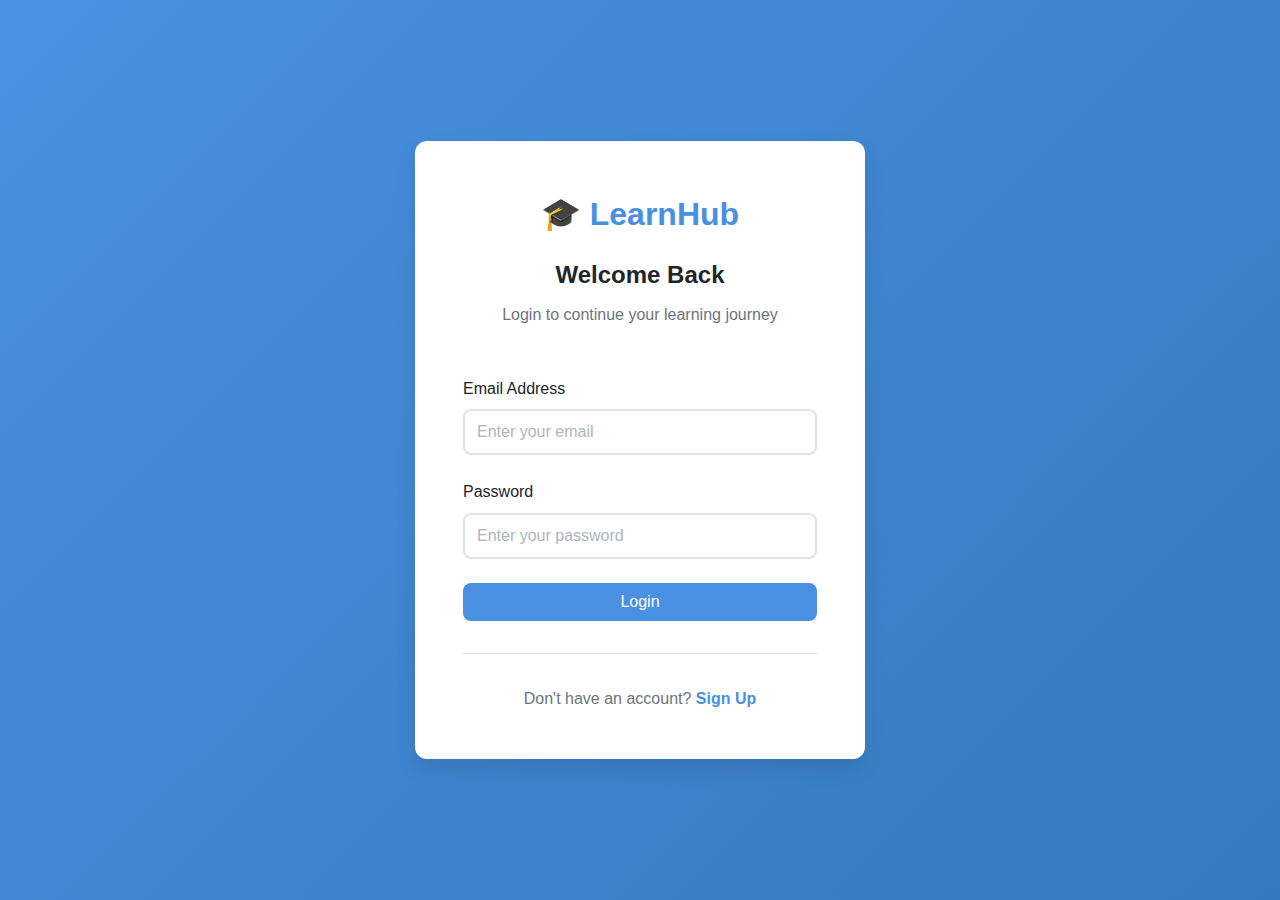
<file: index.html>
<!DOCTYPE html>
<html lang="en">
<head>
    <meta charset="UTF-8">
    <meta name="viewport" content="width=device-width, initial-scale=1.0">
    <title>LearnHub - Online Learning Platform</title>
    <link rel="stylesheet" href="css/style.css">
</head>
<body>
    <!-- Navigation Header -->
    <header class="navbar">
        <div class="container">
            <div class="nav-brand">
                <h1>🎓 LearnHub</h1>
            </div>
            <nav class="nav-menu">
                <span id="welcomeUser" class="welcome-text"></span>
                <button id="logoutBtn" class="btn btn-secondary">Logout</button>
            </nav>
        </div>
    </header>

    <!-- Main Content -->
    <main class="main-content">
        <div class="container">
            <!-- Hero Section -->
            <section class="hero">
                <h2>Welcome to Your Learning Journey</h2>
                <p>Explore our courses and track your progress</p>
            </section>

            <!-- Course Statistics -->
            <section class="stats-section">
                <div class="stat-card">
                    <div class="stat-number" id="totalCourses">0</div>
                    <div class="stat-label">Total Courses</div>
                </div>
                <div class="stat-card">
                    <div class="stat-number" id="completedCourses">0</div>
                    <div class="stat-label">Completed</div>
                </div>
                <div class="stat-card">
                    <div class="stat-number" id="inProgressCourses">0</div>
                    <div class="stat-label">In Progress</div>
                </div>
            </section>

            <!-- Courses Grid -->
            <section class="courses-section">
                <h3>Available Courses</h3>
                <div id="coursesList" class="courses-grid">
                    <!-- Courses will be dynamically loaded here -->
                </div>
            </section>
        </div>
    </main>

    <!-- Footer -->
    <footer class="footer">
        <div class="container">
            <p>&copy; 2024 LearnHub. All rights reserved.</p>
        </div>
    </footer>

    <!-- JavaScript Files -->
    <script src="js/data.js"></script>
    <script src="js/auth.js"></script>
    <script src="js/main.js"></script>
</body>
</html>
</file>
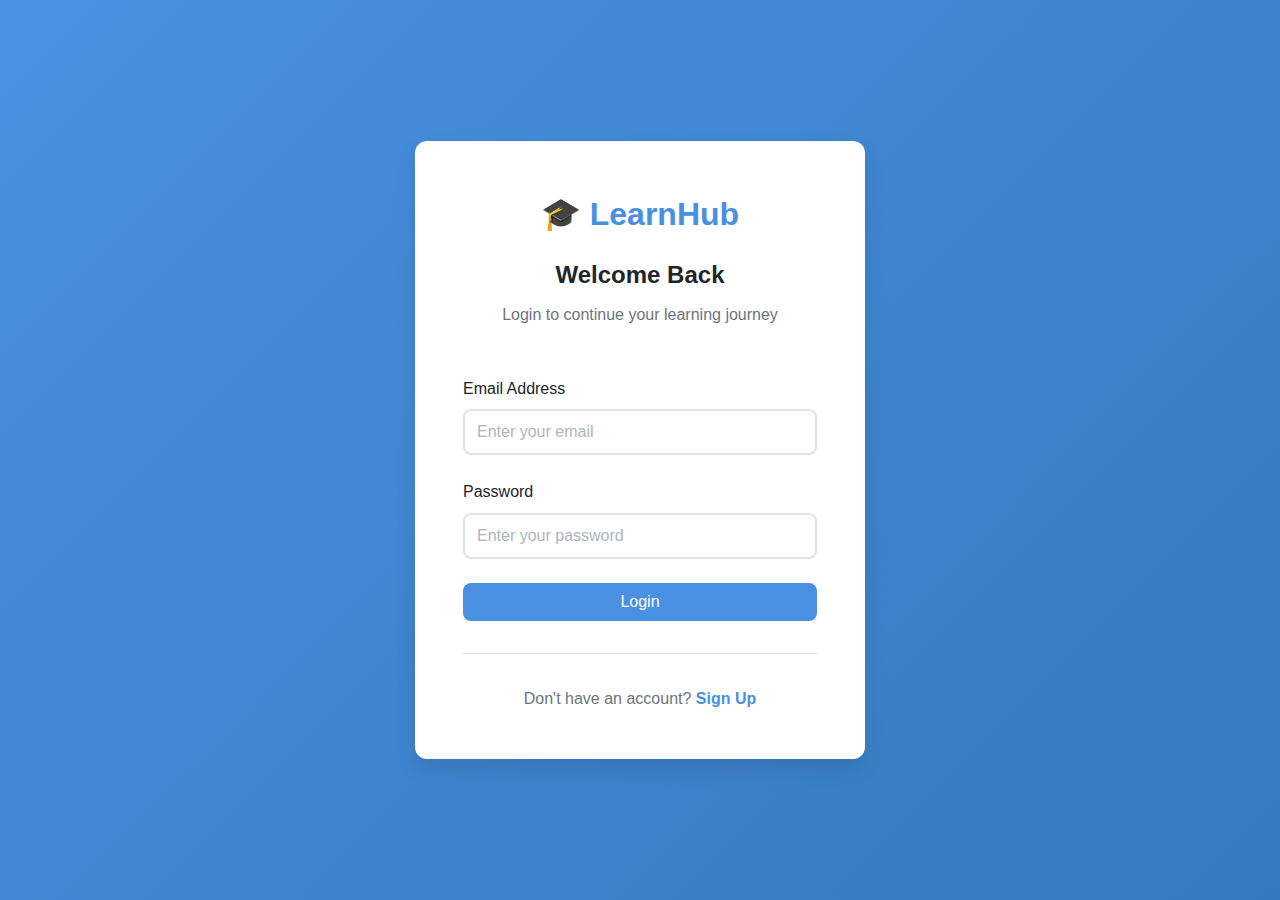
<file: course.html>
<!DOCTYPE html>
<html lang="en">
<head>
    <meta charset="UTF-8">
    <meta name="viewport" content="width=device-width, initial-scale=1.0">
    <title>Course Details - LearnHub</title>
    <link rel="stylesheet" href="css/style.css">
</head>
<body>
    <!-- Navigation Header -->
    <header class="navbar">
        <div class="container">
            <div class="nav-brand">
                <h1>🎓 LearnHub</h1>
            </div>
            <nav class="nav-menu">
                <a href="index.html" class="btn btn-secondary">← Back to Courses</a>
                <button id="logoutBtn" class="btn btn-secondary">Logout</button>
            </nav>
        </div>
    </header>

    <!-- Main Content -->
    <main class="main-content">
        <div class="container">
            <!-- Course Header -->
            <section class="course-header">
                <div class="course-header-content">
                    <h2 id="courseTitle">Course Title</h2>
                    <p id="courseDescription" class="course-description">Course description will appear here</p>
                    <div class="course-meta">
                        <span class="meta-item">
                            <strong>Duration:</strong> <span id="courseDuration"></span>
                        </span>
                        <span class="meta-item">
                            <strong>Level:</strong> <span id="courseLevel"></span>
                        </span>
                    </div>
                </div>
                
                <!-- Progress Overview -->
                <div class="progress-overview">
                    <h4>Your Progress</h4>
                    <div class="progress-bar-container">
                        <div id="courseProgressBar" class="progress-bar">
                            <div class="progress-fill" style="width: 0%"></div>
                        </div>
                        <span id="progressPercentage" class="progress-text">0%</span>
                    </div>
                    <p id="progressDetails" class="progress-details">0 of 0 lessons completed</p>
                </div>
            </section>

            <!-- Lessons List -->
            <section class="lessons-section">
                <h3>Course Lessons</h3>
                <div id="lessonsList" class="lessons-list">
                    <!-- Lessons will be dynamically loaded here -->
                </div>
            </section>

            <!-- Course Actions -->
            <section class="course-actions">
                <button id="markCourseComplete" class="btn btn-primary btn-large">
                    ✓ Mark Entire Course as Complete
                </button>
            </section>
        </div>
    </main>

    <!-- Footer -->
    <footer class="footer">
        <div class="container">
            <p>&copy; 2024 LearnHub. All rights reserved.</p>
        </div>
    </footer>

    <!-- JavaScript Files -->
    <script src="js/data.js"></script>
    <script src="js/auth.js"></script>
    <script src="js/main.js"></script>
    
    <!-- Course Page Specific Script -->
    <script>
        // Initialize course page when DOM is loaded
        document.addEventListener('DOMContentLoaded', function() {
            initCoursePage();
        });
    </script>
</body>
</html>
</file>
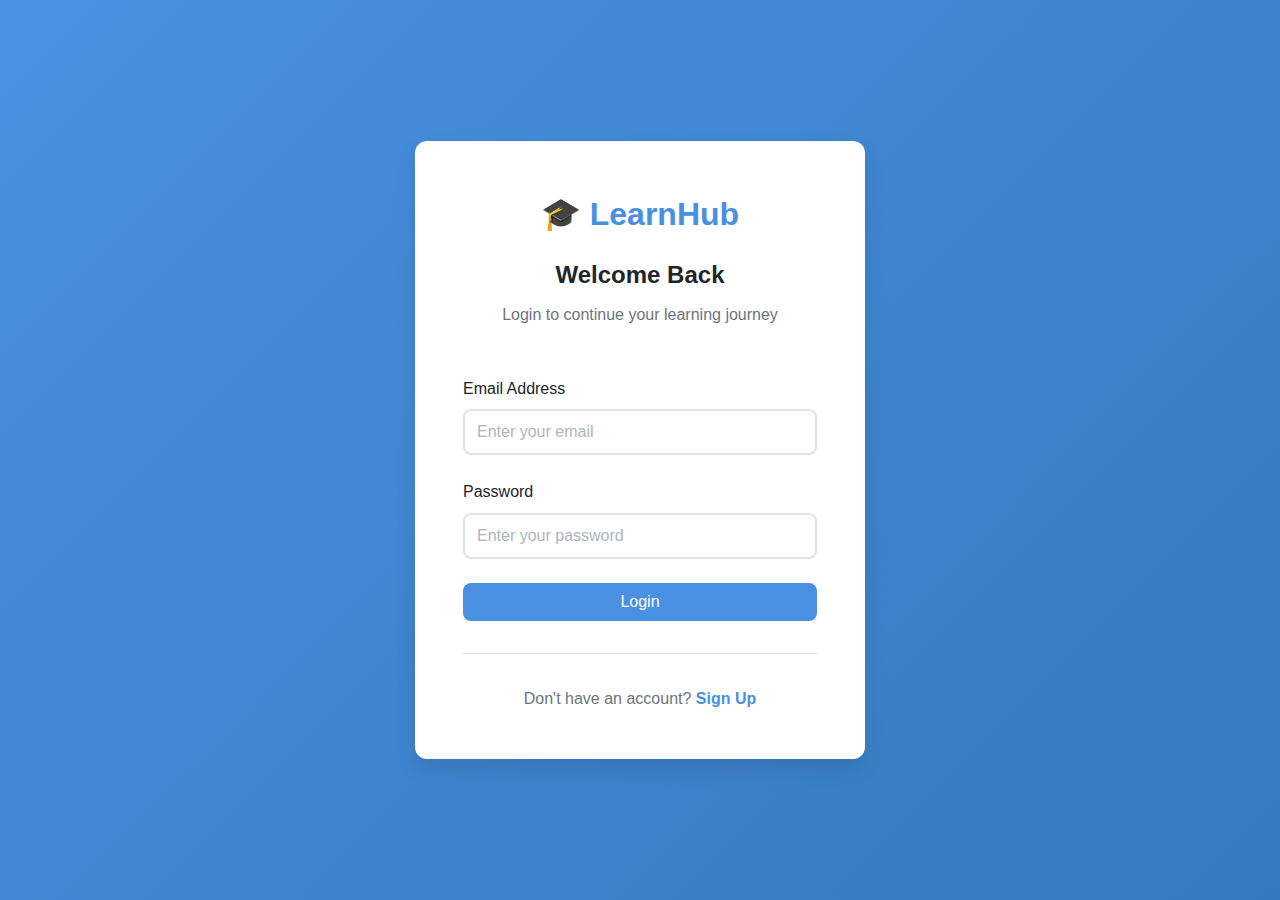
<file: login.html>
<!DOCTYPE html>
<html lang="en">
<head>
    <meta charset="UTF-8">
    <meta name="viewport" content="width=device-width, initial-scale=1.0">
    <title>Login - LearnHub</title>
    <link rel="stylesheet" href="css/style.css">
</head>
<body class="auth-page">
    <div class="auth-container">
        <div class="auth-card">
            <div class="auth-header">
                <h1>🎓 LearnHub</h1>
                <h2>Welcome Back</h2>
                <p>Login to continue your learning journey</p>
            </div>

            <form id="loginForm" class="auth-form">
                <div class="form-group">
                    <label for="loginEmail">Email Address</label>
                    <input 
                        type="email" 
                        id="loginEmail" 
                        class="form-input" 
                        placeholder="Enter your email"
                        required
                    >
                </div>

                <div class="form-group">
                    <label for="loginPassword">Password</label>
                    <input 
                        type="password" 
                        id="loginPassword" 
                        class="form-input" 
                        placeholder="Enter your password"
                        required
                    >
                </div>

                <div id="loginError" class="error-message"></div>

                <button type="submit" class="btn btn-primary btn-block">
                    Login
                </button>
            </form>

            <div class="auth-footer">
                <p>Don't have an account? <a href="signup.html">Sign Up</a></p>
            </div>
        </div>
    </div>

    <!-- JavaScript Files -->
    <script src="js/data.js"></script>
    <script src="js/auth.js"></script>
    
    <script>
        // Handle login form submission
        document.getElementById('loginForm').addEventListener('submit', function(e) {
            e.preventDefault();
            
            const email = document.getElementById('loginEmail').value;
            const password = document.getElementById('loginPassword').value;
            
            const result = loginUser(email, password);
            
            if (result.success) {
                window.location.href = 'index.html';
            } else {
                document.getElementById('loginError').textContent = result.message;
            }
        });
    </script>
</body>
</html>
</file>
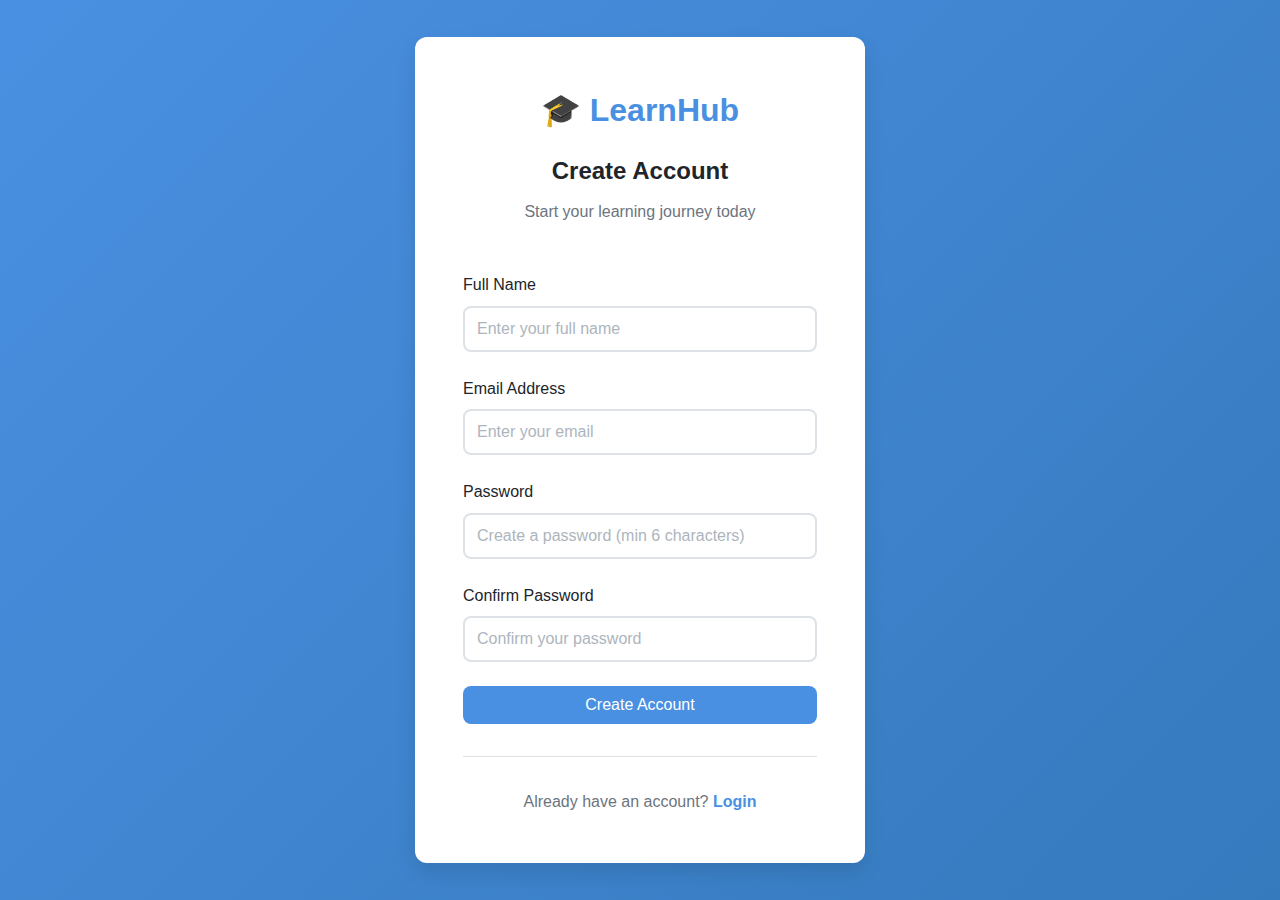
<file: signup.html>
<!DOCTYPE html>
<html lang="en">
<head>
    <meta charset="UTF-8">
    <meta name="viewport" content="width=device-width, initial-scale=1.0">
    <title>Sign Up - LearnHub</title>
    <link rel="stylesheet" href="css/style.css">
</head>
<body class="auth-page">
    <div class="auth-container">
        <div class="auth-card">
            <div class="auth-header">
                <h1>🎓 LearnHub</h1>
                <h2>Create Account</h2>
                <p>Start your learning journey today</p>
            </div>

            <form id="signupForm" class="auth-form">
                <div class="form-group">
                    <label for="signupName">Full Name</label>
                    <input 
                        type="text" 
                        id="signupName" 
                        class="form-input" 
                        placeholder="Enter your full name"
                        required
                        minlength="2"
                    >
                </div>

                <div class="form-group">
                    <label for="signupEmail">Email Address</label>
                    <input 
                        type="email" 
                        id="signupEmail" 
                        class="form-input" 
                        placeholder="Enter your email"
                        required
                    >
                </div>

                <div class="form-group">
                    <label for="signupPassword">Password</label>
                    <input 
                        type="password" 
                        id="signupPassword" 
                        class="form-input" 
                        placeholder="Create a password (min 6 characters)"
                        required
                        minlength="6"
                    >
                </div>

                <div class="form-group">
                    <label for="signupConfirmPassword">Confirm Password</label>
                    <input 
                        type="password" 
                        id="signupConfirmPassword" 
                        class="form-input" 
                        placeholder="Confirm your password"
                        required
                    >
                </div>

                <div id="signupError" class="error-message"></div>
                <div id="signupSuccess" class="success-message"></div>

                <button type="submit" class="btn btn-primary btn-block">
                    Create Account
                </button>
            </form>

            <div class="auth-footer">
                <p>Already have an account? <a href="login.html">Login</a></p>
            </div>
        </div>
    </div>

    <!-- JavaScript Files -->
    <script src="js/data.js"></script>
    <script src="js/auth.js"></script>
    
    <script>
        // Handle signup form submission
        document.getElementById('signupForm').addEventListener('submit', function(e) {
            e.preventDefault();
            
            // Clear previous messages
            document.getElementById('signupError').textContent = '';
            document.getElementById('signupSuccess').textContent = '';
            
            const name = document.getElementById('signupName').value;
            const email = document.getElementById('signupEmail').value;
            const password = document.getElementById('signupPassword').value;
            const confirmPassword = document.getElementById('signupConfirmPassword').value;
            
            // Validate passwords match
            if (password !== confirmPassword) {
                document.getElementById('signupError').textContent = 'Passwords do not match!';
                return;
            }
            
            const result = registerUser(name, email, password);
            
            if (result.success) {
                document.getElementById('signupSuccess').textContent = result.message;
                // Redirect to login after 2 seconds
                setTimeout(() => {
                    window.location.href = 'login.html';
                }, 2000);
            } else {
                document.getElementById('signupError').textContent = result.message;
            }
        });
    </script>
</body>
</html>
</file>
<file: css/style.css>
/* ========================================
   GLOBAL STYLES & RESET
   ======================================== */

   * {
    margin: 0;
    padding: 0;
    box-sizing: border-box;
}

:root {
    /* Color Palette */
    --primary-color: #4A90E2;
    --primary-dark: #357ABD;
    --secondary-color: #6C757D;
    --success-color: #28A745;
    --danger-color: #DC3545;
    --warning-color: #FFC107;
    --light-bg: #F8F9FA;
    --white: #FFFFFF;
    --text-dark: #212529;
    --text-light: #6C757D;
    --border-color: #DEE2E6;
    
    /* Spacing */
    --spacing-xs: 0.5rem;
    --spacing-sm: 1rem;
    --spacing-md: 1.5rem;
    --spacing-lg: 2rem;
    --spacing-xl: 3rem;
    
    /* Border Radius */
    --radius-sm: 4px;
    --radius-md: 8px;
    --radius-lg: 12px;
    
    /* Shadows */
    --shadow-sm: 0 2px 4px rgba(0, 0, 0, 0.1);
    --shadow-md: 0 4px 6px rgba(0, 0, 0, 0.1);
    --shadow-lg: 0 10px 20px rgba(0, 0, 0, 0.1);
    
    /* Transitions */
    --transition: all 0.3s ease;
}

body {
    font-family: -apple-system, BlinkMacSystemFont, 'Segoe UI', Roboto, 'Helvetica Neue', Arial, sans-serif;
    line-height: 1.6;
    color: var(--text-dark);
    background-color: var(--light-bg);
    min-height: 100vh;
    display: flex;
    flex-direction: column;
}

/* ========================================
   UTILITY CLASSES
   ======================================== */

.container {
    max-width: 1200px;
    margin: 0 auto;
    padding: 0 var(--spacing-md);
}

/* ========================================
   NAVIGATION BAR
   ======================================== */

.navbar {
    background-color: var(--white);
    box-shadow: var(--shadow-sm);
    padding: var(--spacing-md) 0;
    position: sticky;
    top: 0;
    z-index: 1000;
}

.navbar .container {
    display: flex;
    justify-content: space-between;
    align-items: center;
}

.nav-brand h1 {
    font-size: 1.5rem;
    color: var(--primary-color);
    font-weight: 700;
}

.nav-menu {
    display: flex;
    align-items: center;
    gap: var(--spacing-md);
}

.welcome-text {
    color: var(--text-light);
    font-size: 0.95rem;
}

/* ========================================
   BUTTONS
   ======================================== */

.btn {
    padding: 0.625rem 1.25rem;
    border: none;
    border-radius: var(--radius-md);
    font-size: 1rem;
    font-weight: 500;
    cursor: pointer;
    transition: var(--transition);
    text-decoration: none;
    display: inline-block;
    text-align: center;
}

.btn-primary {
    background-color: var(--primary-color);
    color: var(--white);
}

.btn-primary:hover {
    background-color: var(--primary-dark);
    transform: translateY(-2px);
    box-shadow: var(--shadow-md);
}

.btn-secondary {
    background-color: var(--secondary-color);
    color: var(--white);
}

.btn-secondary:hover {
    background-color: #5a6268;
    transform: translateY(-2px);
}

.btn-success {
    background-color: var(--success-color);
    color: var(--white);
}

.btn-success:hover {
    background-color: #218838;
}

.btn-block {
    width: 100%;
    display: block;
}

.btn-large {
    padding: 1rem 2rem;
    font-size: 1.1rem;
}

.btn:disabled {
    opacity: 0.6;
    cursor: not-allowed;
    transform: none !important;
}

/* ========================================
   MAIN CONTENT
   ======================================== */

.main-content {
    flex: 1;
    padding: var(--spacing-xl) 0;
}

/* ========================================
   HERO SECTION
   ======================================== */

.hero {
    text-align: center;
    margin-bottom: var(--spacing-xl);
}

.hero h2 {
    font-size: 2.5rem;
    color: var(--text-dark);
    margin-bottom: var(--spacing-sm);
    font-weight: 700;
}

.hero p {
    font-size: 1.2rem;
    color: var(--text-light);
}

/* ========================================
   STATISTICS SECTION
   ======================================== */

.stats-section {
    display: grid;
    grid-template-columns: repeat(auto-fit, minmax(200px, 1fr));
    gap: var(--spacing-md);
    margin-bottom: var(--spacing-xl);
}

.stat-card {
    background: var(--white);
    padding: var(--spacing-lg);
    border-radius: var(--radius-lg);
    box-shadow: var(--shadow-sm);
    text-align: center;
    transition: var(--transition);
}

.stat-card:hover {
    transform: translateY(-5px);
    box-shadow: var(--shadow-md);
}

.stat-number {
    font-size: 2.5rem;
    font-weight: 700;
    color: var(--primary-color);
    margin-bottom: var(--spacing-xs);
}

.stat-label {
    font-size: 1rem;
    color: var(--text-light);
    text-transform: uppercase;
    letter-spacing: 0.5px;
}

/* ========================================
   COURSES SECTION
   ======================================== */

.courses-section h3 {
    font-size: 1.8rem;
    margin-bottom: var(--spacing-lg);
    color: var(--text-dark);
}

.courses-grid {
    display: grid;
    grid-template-columns: repeat(auto-fill, minmax(300px, 1fr));
    gap: var(--spacing-lg);
}

.course-card {
    background: var(--white);
    border-radius: var(--radius-lg);
    padding: var(--spacing-lg);
    box-shadow: var(--shadow-sm);
    transition: var(--transition);
    cursor: pointer;
    position: relative;
    overflow: hidden;
}

.course-card:hover {
    transform: translateY(-5px);
    box-shadow: var(--shadow-lg);
}

.course-card::before {
    content: '';
    position: absolute;
    top: 0;
    left: 0;
    width: 100%;
    height: 4px;
    background: linear-gradient(90deg, var(--primary-color), var(--primary-dark));
}

.course-icon {
    font-size: 2.5rem;
    margin-bottom: var(--spacing-sm);
}

.course-card h4 {
    font-size: 1.3rem;
    margin-bottom: var(--spacing-sm);
    color: var(--text-dark);
}

.course-card p {
    color: var(--text-light);
    margin-bottom: var(--spacing-md);
    line-height: 1.5;
}

.course-info {
    display: flex;
    justify-content: space-between;
    align-items: center;
    margin-bottom: var(--spacing-md);
    font-size: 0.9rem;
    color: var(--text-light);
}

.course-level {
    background: var(--light-bg);
    padding: 0.25rem 0.75rem;
    border-radius: var(--radius-sm);
    font-weight: 500;
}

/* Progress Bar Styles */
.progress-bar-container {
    position: relative;
    margin-bottom: var(--spacing-sm);
}

.progress-bar {
    width: 100%;
    height: 10px;
    background-color: var(--light-bg);
    border-radius: var(--radius-sm);
    overflow: hidden;
}

.progress-fill {
    height: 100%;
    background: linear-gradient(90deg, var(--primary-color), var(--success-color));
    border-radius: var(--radius-sm);
    transition: width 0.5s ease;
}

.progress-text {
    font-size: 0.9rem;
    color: var(--text-light);
    font-weight: 500;
    margin-left: var(--spacing-sm);
}

.completion-badge {
    display: inline-flex;
    align-items: center;
    gap: 0.5rem;
    background: var(--success-color);
    color: var(--white);
    padding: 0.5rem 1rem;
    border-radius: var(--radius-md);
    font-size: 0.9rem;
    font-weight: 500;
}

/* ========================================
   COURSE DETAIL PAGE
   ======================================== */

.course-header {
    background: var(--white);
    padding: var(--spacing-xl);
    border-radius: var(--radius-lg);
    box-shadow: var(--shadow-sm);
    margin-bottom: var(--spacing-xl);
}

.course-header-content h2 {
    font-size: 2rem;
    color: var(--text-dark);
    margin-bottom: var(--spacing-sm);
}

.course-description {
    font-size: 1.1rem;
    color: var(--text-light);
    margin-bottom: var(--spacing-md);
    line-height: 1.8;
}

.course-meta {
    display: flex;
    gap: var(--spacing-lg);
    flex-wrap: wrap;
    margin-bottom: var(--spacing-lg);
}

.meta-item {
    color: var(--text-light);
    font-size: 0.95rem;
}

.meta-item strong {
    color: var(--text-dark);
}

.progress-overview {
    margin-top: var(--spacing-lg);
    padding-top: var(--spacing-lg);
    border-top: 2px solid var(--light-bg);
}

.progress-overview h4 {
    margin-bottom: var(--spacing-md);
    color: var(--text-dark);
}

.progress-bar-container {
    display: flex;
    align-items: center;
    gap: var(--spacing-md);
    margin-bottom: var(--spacing-sm);
}

.progress-bar-container .progress-bar {
    flex: 1;
    height: 20px;
}

.progress-details {
    color: var(--text-light);
    font-size: 0.95rem;
}

/* ========================================
   LESSONS SECTION
   ======================================== */

.lessons-section h3 {
    font-size: 1.8rem;
    margin-bottom: var(--spacing-lg);
    color: var(--text-dark);
}

.lessons-list {
    display: flex;
    flex-direction: column;
    gap: var(--spacing-md);
}

.lesson-item {
    background: var(--white);
    padding: var(--spacing-lg);
    border-radius: var(--radius-lg);
    box-shadow: var(--shadow-sm);
    transition: var(--transition);
    display: flex;
    justify-content: space-between;
    align-items: center;
    gap: var(--spacing-md);
}

.lesson-item:hover {
    box-shadow: var(--shadow-md);
}

.lesson-item.completed {
    background: linear-gradient(135deg, #f0f9ff 0%, #e0f2fe 100%);
    border-left: 4px solid var(--success-color);
}

.lesson-content {
    flex: 1;
}

.lesson-number {
    display: inline-block;
    background: var(--primary-color);
    color: var(--white);
    width: 30px;
    height: 30px;
    border-radius: 50%;
    text-align: center;
    line-height: 30px;
    font-weight: 600;
    margin-right: var(--spacing-sm);
    font-size: 0.9rem;
}

.lesson-item.completed .lesson-number {
    background: var(--success-color);
}

.lesson-title {
    font-size: 1.1rem;
    font-weight: 600;
    color: var(--text-dark);
    margin-bottom: 0.25rem;
}

.lesson-duration {
    font-size: 0.9rem;
    color: var(--text-light);
}

.lesson-actions {
    display: flex;
    gap: var(--spacing-sm);
}

.checkbox-btn {
    width: 40px;
    height: 40px;
    border: 2px solid var(--border-color);
    border-radius: 50%;
    background: var(--white);
    cursor: pointer;
    transition: var(--transition);
    display: flex;
    align-items: center;
    justify-content: center;
    font-size: 1.2rem;
}

.checkbox-btn:hover {
    border-color: var(--primary-color);
    transform: scale(1.1);
}

.checkbox-btn.checked {
    background: var(--success-color);
    border-color: var(--success-color);
    color: var(--white);
}

/* ========================================
   COURSE ACTIONS
   ======================================== */

.course-actions {
    text-align: center;
    margin-top: var(--spacing-xl);
}

/* ========================================
   AUTHENTICATION PAGES
   ======================================== */

.auth-page {
    background: linear-gradient(135deg, var(--primary-color) 0%, var(--primary-dark) 100%);
    display: flex;
    align-items: center;
    justify-content: center;
    min-height: 100vh;
    padding: var(--spacing-md);
}

.auth-container {
    width: 100%;
    max-width: 450px;
}

.auth-card {
    background: var(--white);
    border-radius: var(--radius-lg);
    padding: var(--spacing-xl);
    box-shadow: var(--shadow-lg);
}

.auth-header {
    text-align: center;
    margin-bottom: var(--spacing-xl);
}

.auth-header h1 {
    font-size: 2rem;
    color: var(--primary-color);
    margin-bottom: var(--spacing-sm);
}

.auth-header h2 {
    font-size: 1.5rem;
    color: var(--text-dark);
    margin-bottom: var(--spacing-xs);
}

.auth-header p {
    color: var(--text-light);
}

/* ========================================
   FORMS
   ======================================== */

.auth-form {
    display: flex;
    flex-direction: column;
    gap: var(--spacing-md);
}

.form-group {
    display: flex;
    flex-direction: column;
}

.form-group label {
    font-weight: 500;
    margin-bottom: var(--spacing-xs);
    color: var(--text-dark);
}

.form-input {
    padding: 0.75rem;
    border: 2px solid var(--border-color);
    border-radius: var(--radius-md);
    font-size: 1rem;
    transition: var(--transition);
}

.form-input:focus {
    outline: none;
    border-color: var(--primary-color);
    box-shadow: 0 0 0 3px rgba(74, 144, 226, 0.1);
}

.form-input::placeholder {
    color: #ADB5BD;
}

.error-message {
    background: #FFF5F5;
    color: var(--danger-color);
    padding: var(--spacing-sm);
    border-radius: var(--radius-md);
    font-size: 0.9rem;
    border-left: 4px solid var(--danger-color);
    display: none;
}

.error-message:not(:empty) {
    display: block;
}

.success-message {
    background: #F0FFF4;
    color: var(--success-color);
    padding: var(--spacing-sm);
    border-radius: var(--radius-md);
    font-size: 0.9rem;
    border-left: 4px solid var(--success-color);
    display: none;
}

.success-message:not(:empty) {
    display: block;
}

.auth-footer {
    text-align: center;
    margin-top: var(--spacing-lg);
    padding-top: var(--spacing-lg);
    border-top: 1px solid var(--border-color);
}

.auth-footer p {
    color: var(--text-light);
}

.auth-footer a {
    color: var(--primary-color);
    text-decoration: none;
    font-weight: 600;
}

.auth-footer a:hover {
    text-decoration: underline;
}

/* ========================================
   FOOTER
   ======================================== */

.footer {
    background: var(--white);
    padding: var(--spacing-lg) 0;
    text-align: center;
    box-shadow: 0 -2px 4px rgba(0, 0, 0, 0.05);
    margin-top: auto;
}

.footer p {
    color: var(--text-light);
    font-size: 0.9rem;
}

/* ========================================
   RESPONSIVE DESIGN
   ======================================== */

@media (max-width: 768px) {
    .hero h2 {
        font-size: 2rem;
    }
    
    .hero p {
        font-size: 1rem;
    }
    
    .courses-grid {
        grid-template-columns: 1fr;
    }
    
    .stats-section {
        grid-template-columns: 1fr;
    }
    
    .nav-menu {
        flex-direction: column;
        gap: var(--spacing-sm);
    }
    
    .welcome-text {
        display: none;
    }
    
    .course-header {
        padding: var(--spacing-md);
    }
    
    .course-header-content h2 {
        font-size: 1.5rem;
    }
    
    .lesson-item {
        flex-direction: column;
        align-items: flex-start;
    }
    
    .lesson-actions {
        width: 100%;
        justify-content: flex-end;
    }
    
    .course-meta {
        flex-direction: column;
        gap: var(--spacing-sm);
    }
}

@media (max-width: 480px) {
    .nav-brand h1 {
        font-size: 1.2rem;
    }
    
    .btn {
        padding: 0.5rem 1rem;
        font-size: 0.9rem;
    }
    
    .auth-card {
        padding: var(--spacing-lg);
    }
}

/* ========================================
   ANIMATIONS
   ======================================== */

@keyframes fadeIn {
    from {
        opacity: 0;
        transform: translateY(20px);
    }
    to {
        opacity: 1;
        transform: translateY(0);
    }
}

.course-card,
.lesson-item,
.stat-card {
    animation: fadeIn 0.5s ease-out;
}

/* Stagger animation for multiple items */
.course-card:nth-child(1) { animation-delay: 0.1s; }
.course-card:nth-child(2) { animation-delay: 0.2s; }
.course-card:nth-child(3) { animation-delay: 0.3s; }
.course-card:nth-child(4) { animation-delay: 0.4s; }

/* ========================================
   UTILITY ANIMATIONS
   ======================================== */

.pulse {
    animation: pulse 2s infinite;
}

@keyframes pulse {
    0%, 100% {
        opacity: 1;
    }
    50% {
        opacity: 0.5;
    }
}
</file>
